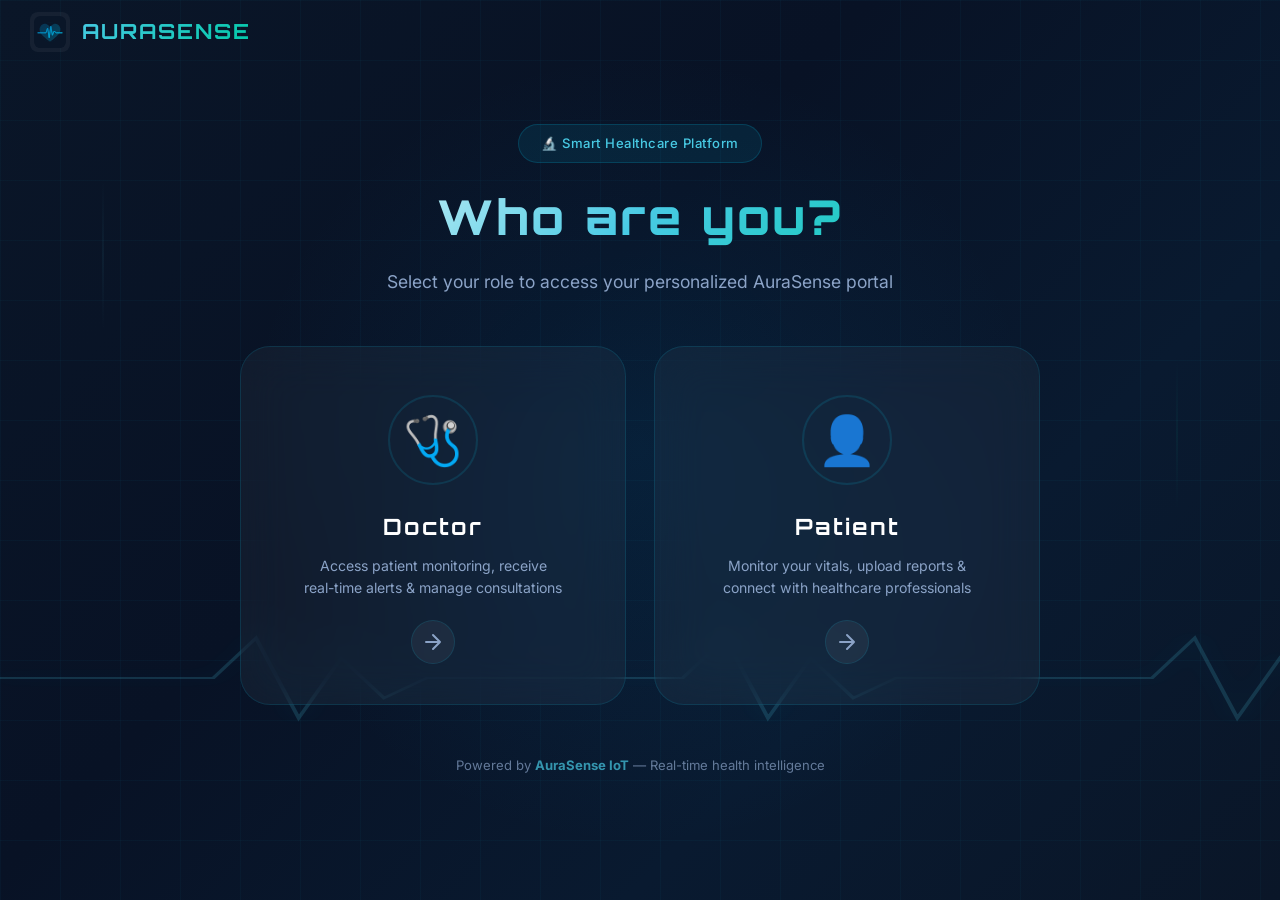
<file: Aurasense/index.html>
<!DOCTYPE html>
<html lang="en">

<head>
    <meta charset="UTF-8">
    <meta name="viewport" content="width=device-width, initial-scale=1.0">
    <meta name="description"
        content="AuraSense — Smart IoT-Driven Healthcare Monitoring. Select your role to continue.">
    <title>AuraSense — Welcome</title>
    <link rel="stylesheet" href="css/styles.css">
    <link rel="icon"
        href="data:image/svg+xml,<svg xmlns='http://www.w3.org/2000/svg' viewBox='0 0 100 100'><text y='.9em' font-size='90'>💙</text></svg>">
</head>

<body>

    <!-- ── Animated Background Scene ── -->
    <div class="bg-scene">
        <!-- Floating particles -->
        <div class="particle"></div>
        <div class="particle"></div>
        <div class="particle"></div>
        <div class="particle"></div>
        <div class="particle"></div>
        <div class="particle"></div>
        <div class="particle"></div>
        <div class="particle"></div>

        <!-- ECG Heartbeat Line -->
        <div class="ecg-container">
            <svg class="ecg-line" viewBox="0 0 2400 120" preserveAspectRatio="none">
                <path
                    d="M0,60 L80,60 L100,60 L120,20 L140,100 L160,40 L180,80 L200,60 L300,60 L320,60 L340,20 L360,100 L380,40 L400,80 L420,60 L520,60 L540,60 L560,20 L580,100 L600,40 L620,80 L640,60 L740,60 L760,60 L780,20 L800,100 L820,40 L840,80 L860,60 L960,60 L980,60 L1000,20 L1020,100 L1040,40 L1060,80 L1080,60 L1180,60 L1200,60 L1220,20 L1240,100 L1260,40 L1280,80 L1300,60 L1400,60 L1420,60 L1440,20 L1460,100 L1480,40 L1500,80 L1520,60 L1620,60 L1640,60 L1660,20 L1680,100 L1700,40 L1720,80 L1740,60 L1840,60 L1860,60 L1880,20 L1900,100 L1920,40 L1940,80 L1960,60 L2060,60 L2080,60 L2100,20 L2120,100 L2140,40 L2160,80 L2180,60 L2280,60 L2300,60 L2320,20 L2340,100 L2360,40 L2380,80 L2400,60" />
            </svg>
        </div>

        <!-- DNA Helix decoration -->
        <div class="dna-strand dna-strand-1"></div>
        <div class="dna-strand dna-strand-2"></div>
    </div>

    <!-- ── Top Bar ── -->
    <nav class="topbar" style="background: transparent; border-bottom: none; backdrop-filter: none;">
        <div class="topbar-logo">
            <img src="assets/logo-placeholder.svg" alt="AuraSense Logo" onerror="this.style.display='none'">
            <span class="brand">AURASENSE</span>
        </div>
    </nav>

    <!-- ── Role Selection Content ── -->
    <div class="landing-wrapper">
        <div class="landing-content">
            <!-- Tagline -->
            <div class="landing-tagline">
                <span class="tagline-badge">🔬 Smart Healthcare Platform</span>
            </div>

            <!-- Main Question -->
            <h1 class="landing-title">Who are you?</h1>
            <p class="landing-subtitle">Select your role to access your personalized AuraSense portal</p>

            <!-- Role Cards -->
            <div class="role-cards">
                <!-- Doctor Card -->
                <a href="doctor-login.html" class="role-card role-card-doctor" id="role-doctor">
                    <div class="role-card-glow"></div>
                    <div class="role-icon-wrap">
                        <span class="role-icon">🩺</span>
                        <div class="role-icon-ring"></div>
                    </div>
                    <h2 class="role-title">Doctor</h2>
                    <p class="role-desc">Access patient monitoring, receive real-time alerts & manage consultations</p>
                    <div class="role-arrow">
                        <svg width="24" height="24" viewBox="0 0 24 24" fill="none" stroke="currentColor"
                            stroke-width="2" stroke-linecap="round" stroke-linejoin="round">
                            <path d="M5 12h14M12 5l7 7-7 7" />
                        </svg>
                    </div>
                </a>

                <!-- Patient Card -->
                <a href="patient-login.html" class="role-card role-card-patient" id="role-patient">
                    <div class="role-card-glow"></div>
                    <div class="role-icon-wrap">
                        <span class="role-icon">👤</span>
                        <div class="role-icon-ring"></div>
                    </div>
                    <h2 class="role-title">Patient</h2>
                    <p class="role-desc">Monitor your vitals, upload reports & connect with healthcare professionals</p>
                    <div class="role-arrow">
                        <svg width="24" height="24" viewBox="0 0 24 24" fill="none" stroke="currentColor"
                            stroke-width="2" stroke-linecap="round" stroke-linejoin="round">
                            <path d="M5 12h14M12 5l7 7-7 7" />
                        </svg>
                    </div>
                </a>
            </div>

            <!-- Footer -->
            <div class="landing-footer">
                <p>Powered by <strong>AuraSense IoT</strong> — Real-time health intelligence</p>
            </div>
        </div>
    </div>

</body>

</html>
</file>
<file: Aurasense/css/styles.css>
/* ============================================
   AuraSense — Healthcare Technology Design System
   ============================================ */

@import url('https://fonts.googleapis.com/css2?family=Inter:wght@300;400;500;600;700&family=Orbitron:wght@400;500;600;700;800;900&display=swap');

/* ── Design Tokens ── */
:root {
  --color-primary: #0077b6;
  --color-primary-dark: #023e8a;
  --color-primary-light: #00b4d8;
  --color-accent: #48cae4;
  --color-teal: #00c9a7;
  --color-glow: rgba(0, 180, 216, 0.5);
  --color-glow-strong: rgba(0, 180, 216, 0.8);
  --color-bg-dark: #0a1628;
  --color-bg-card: rgba(255, 255, 255, 0.06);
  --color-bg-card-solid: rgba(10, 22, 40, 0.85);
  --color-text: #e8f0fe;
  --color-text-muted: #8ba3c7;
  --color-text-heading: #ffffff;
  --color-border: rgba(0, 180, 216, 0.15);
  --color-border-active: rgba(0, 180, 216, 0.5);
  --color-success: #00c9a7;
  --color-error: #ff6b6b;
  --color-warning: #ffc107;
  --font-body: 'Inter', -apple-system, BlinkMacSystemFont, sans-serif;
  --font-heading: 'Orbitron', monospace;
  --radius-sm: 8px;
  --radius-md: 14px;
  --radius-lg: 22px;
  --radius-xl: 30px;
  --shadow-glow: 0 0 20px rgba(0, 180, 216, 0.2), 0 0 60px rgba(0, 180, 216, 0.05);
  --shadow-card: 0 8px 32px rgba(0, 0, 0, 0.3);
  --transition-fast: 0.2s cubic-bezier(0.4, 0, 0.2, 1);
  --transition-med: 0.4s cubic-bezier(0.4, 0, 0.2, 1);
  --transition-slow: 0.6s cubic-bezier(0.4, 0, 0.2, 1);
}

/* ── Reset & Base ── */
*,
*::before,
*::after {
  margin: 0;
  padding: 0;
  box-sizing: border-box;
}

html {
  scroll-behavior: smooth;
}

body {
  font-family: var(--font-body);
  background: var(--color-bg-dark);
  color: var(--color-text);
  min-height: 100vh;
  overflow-x: hidden;
  line-height: 1.6;
  -webkit-font-smoothing: antialiased;
}

a {
  color: var(--color-accent);
  text-decoration: none;
  transition: color var(--transition-fast);
}

a:hover {
  color: var(--color-primary-light);
  text-decoration: underline;
}

input,
select,
textarea,
button {
  font-family: inherit;
  font-size: inherit;
}

/* ── Animated Background ── */
.bg-scene {
  position: fixed;
  inset: 0;
  z-index: 0;
  overflow: hidden;
  background: linear-gradient(135deg, #0a1628 0%, #081225 40%, #091a30 70%, #0a1628 100%);
}

/* Circuit board grid */
.bg-scene::before {
  content: '';
  position: absolute;
  inset: 0;
  background-image:
    linear-gradient(rgba(0, 180, 216, 0.04) 1px, transparent 1px),
    linear-gradient(90deg, rgba(0, 180, 216, 0.04) 1px, transparent 1px);
  background-size: 60px 60px;
  animation: gridPulse 8s ease-in-out infinite;
}

/* Radial glow */
.bg-scene::after {
  content: '';
  position: absolute;
  width: 800px;
  height: 800px;
  border-radius: 50%;
  background: radial-gradient(circle, rgba(0, 119, 182, 0.12) 0%, transparent 70%);
  top: 50%;
  left: 50%;
  transform: translate(-50%, -50%);
  animation: glowFloat 10s ease-in-out infinite;
}

@keyframes gridPulse {

  0%,
  100% {
    opacity: 0.5;
  }

  50% {
    opacity: 1;
  }
}

@keyframes glowFloat {

  0%,
  100% {
    transform: translate(-50%, -50%) scale(1);
    opacity: 0.6;
  }

  50% {
    transform: translate(-50%, -50%) scale(1.15);
    opacity: 1;
  }
}

/* ECG Heartbeat Line */
.ecg-container {
  position: absolute;
  bottom: 18%;
  left: 0;
  width: 200%;
  height: 120px;
  z-index: 1;
  opacity: 0.18;
  overflow: hidden;
}

.ecg-line {
  width: 200%;
  height: 120px;
  animation: ecgScroll 6s linear infinite;
}

.ecg-line path {
  fill: none;
  stroke: var(--color-accent);
  stroke-width: 2;
  filter: drop-shadow(0 0 6px var(--color-glow));
}

@keyframes ecgScroll {
  0% {
    transform: translateX(0);
  }

  100% {
    transform: translateX(-50%);
  }
}

/* Floating particles */
.particle {
  position: absolute;
  border-radius: 50%;
  background: var(--color-accent);
  opacity: 0;
  animation: particleFloat linear infinite;
}

.particle:nth-child(1) {
  width: 3px;
  height: 3px;
  left: 10%;
  animation-duration: 12s;
  animation-delay: 0s;
}

.particle:nth-child(2) {
  width: 4px;
  height: 4px;
  left: 25%;
  animation-duration: 15s;
  animation-delay: 2s;
}

.particle:nth-child(3) {
  width: 2px;
  height: 2px;
  left: 45%;
  animation-duration: 10s;
  animation-delay: 4s;
}

.particle:nth-child(4) {
  width: 5px;
  height: 5px;
  left: 60%;
  animation-duration: 14s;
  animation-delay: 1s;
}

.particle:nth-child(5) {
  width: 3px;
  height: 3px;
  left: 80%;
  animation-duration: 11s;
  animation-delay: 3s;
}

.particle:nth-child(6) {
  width: 2px;
  height: 2px;
  left: 90%;
  animation-duration: 13s;
  animation-delay: 5s;
}

.particle:nth-child(7) {
  width: 4px;
  height: 4px;
  left: 35%;
  animation-duration: 16s;
  animation-delay: 6s;
}

.particle:nth-child(8) {
  width: 3px;
  height: 3px;
  left: 70%;
  animation-duration: 9s;
  animation-delay: 2s;
}

@keyframes particleFloat {
  0% {
    transform: translateY(100vh) scale(0);
    opacity: 0;
  }

  10% {
    opacity: 0.6;
  }

  90% {
    opacity: 0.6;
  }

  100% {
    transform: translateY(-100px) scale(1);
    opacity: 0;
  }
}

/* ── Navbar / Top Bar ── */
.topbar {
  position: fixed;
  top: 0;
  left: 0;
  right: 0;
  z-index: 100;
  display: flex;
  align-items: center;
  justify-content: space-between;
  padding: 12px 30px;
  background: rgba(10, 22, 40, 0.7);
  backdrop-filter: blur(20px);
  border-bottom: 1px solid var(--color-border);
}

.topbar-logo {
  display: flex;
  align-items: center;
  gap: 12px;
}

.topbar-logo img {
  width: 40px;
  height: 40px;
  border-radius: var(--radius-sm);
  object-fit: contain;
  background: rgba(255, 255, 255, 0.05);
  padding: 4px;
}

.topbar-logo .brand {
  font-family: var(--font-heading);
  font-size: 1.3rem;
  font-weight: 700;
  background: linear-gradient(135deg, var(--color-accent), var(--color-teal));
  -webkit-background-clip: text;
  -webkit-text-fill-color: transparent;
  background-clip: text;
  letter-spacing: 2px;
}

.topbar-center {
  font-family: var(--font-heading);
  font-size: 0.95rem;
  color: var(--color-text-muted);
  letter-spacing: 1px;
}

.topbar-actions {
  display: flex;
  align-items: center;
  gap: 16px;
}

.profile-btn {
  width: 42px;
  height: 42px;
  border-radius: 50%;
  border: 2px solid var(--color-border-active);
  background: var(--color-bg-card);
  color: var(--color-accent);
  font-size: 1.1rem;
  cursor: pointer;
  display: flex;
  align-items: center;
  justify-content: center;
  transition: all var(--transition-fast);
}

.profile-btn:hover {
  background: rgba(0, 180, 216, 0.15);
  box-shadow: var(--shadow-glow);
  transform: scale(1.08);
}

/* ── Glass Card ── */
.glass-card {
  background: rgba(255, 255, 255, 0.04);
  backdrop-filter: blur(24px);
  -webkit-backdrop-filter: blur(24px);
  border: 1px solid var(--color-border);
  border-radius: var(--radius-lg);
  box-shadow: var(--shadow-card);
  animation: fadeSlideUp var(--transition-slow) ease-out both;
}

.glass-card:hover {
  border-color: var(--color-border-active);
  box-shadow: var(--shadow-glow), var(--shadow-card);
}

/* ── Auth Card (Login / Signup) ── */
.auth-wrapper {
  position: relative;
  z-index: 10;
  display: flex;
  align-items: center;
  justify-content: center;
  min-height: 100vh;
  padding: 20px;
}

.auth-card {
  width: 100%;
  max-width: 440px;
  padding: 48px 40px;
  text-align: center;
}

.auth-card .card-icon {
  width: 64px;
  height: 64px;
  border-radius: 50%;
  background: linear-gradient(135deg, var(--color-primary), var(--color-accent));
  display: flex;
  align-items: center;
  justify-content: center;
  margin: 0 auto 20px;
  font-size: 1.8rem;
  box-shadow: 0 0 30px rgba(0, 180, 216, 0.3);
  animation: pulseGlow 3s ease-in-out infinite;
}

@keyframes pulseGlow {

  0%,
  100% {
    box-shadow: 0 0 20px rgba(0, 180, 216, 0.2);
  }

  50% {
    box-shadow: 0 0 40px rgba(0, 180, 216, 0.5);
  }
}

.auth-card h1 {
  font-family: var(--font-heading);
  font-size: 1.6rem;
  font-weight: 700;
  color: var(--color-text-heading);
  margin-bottom: 6px;
  letter-spacing: 2px;
}

.auth-card .subtitle {
  color: var(--color-text-muted);
  font-size: 0.9rem;
  margin-bottom: 32px;
}

/* ── Form Elements ── */
.form-group {
  margin-bottom: 20px;
  text-align: left;
}

.form-group label {
  display: block;
  font-size: 0.82rem;
  font-weight: 500;
  color: var(--color-text-muted);
  margin-bottom: 6px;
  letter-spacing: 0.5px;
  text-transform: uppercase;
}

.input-wrapper {
  position: relative;
  display: flex;
  align-items: center;
}

.input-wrapper .input-icon {
  position: absolute;
  left: 14px;
  color: var(--color-text-muted);
  font-size: 1rem;
  z-index: 2;
  transition: color var(--transition-fast);
}

.input-wrapper input,
.input-wrapper select {
  width: 100%;
  padding: 13px 16px 13px 44px;
  background: rgba(255, 255, 255, 0.04);
  border: 1px solid var(--color-border);
  border-radius: var(--radius-md);
  color: var(--color-text);
  font-size: 0.95rem;
  outline: none;
  transition: all var(--transition-fast);
}

.input-wrapper select {
  appearance: none;
  cursor: pointer;
  background-image: url("data:image/svg+xml,%3Csvg xmlns='http://www.w3.org/2000/svg' width='12' height='12' viewBox='0 0 24 24' fill='none' stroke='%238ba3c7' stroke-width='2'%3E%3Cpath d='M6 9l6 6 6-6'/%3E%3C/svg%3E");
  background-repeat: no-repeat;
  background-position: right 14px center;
}

.input-wrapper select option {
  background: var(--color-bg-dark);
  color: var(--color-text);
}

.input-wrapper input:focus,
.input-wrapper select:focus {
  border-color: var(--color-accent);
  box-shadow: 0 0 0 3px rgba(0, 180, 216, 0.1);
  background: rgba(255, 255, 255, 0.06);
}

.input-wrapper input:focus+.input-icon,
.input-wrapper input:focus~.input-icon {
  color: var(--color-accent);
}

.input-wrapper input::placeholder {
  color: rgba(139, 163, 199, 0.5);
}

/* ── Buttons ── */
.btn {
  display: inline-flex;
  align-items: center;
  justify-content: center;
  gap: 10px;
  padding: 14px 28px;
  border-radius: var(--radius-md);
  font-weight: 600;
  font-size: 0.95rem;
  border: none;
  cursor: pointer;
  transition: all var(--transition-fast);
  letter-spacing: 0.5px;
  position: relative;
  overflow: hidden;
}

.btn::before {
  content: '';
  position: absolute;
  inset: 0;
  background: linear-gradient(135deg, transparent, rgba(255, 255, 255, 0.1), transparent);
  transform: translateX(-100%);
  transition: transform 0.5s;
}

.btn:hover::before {
  transform: translateX(100%);
}

.btn-primary {
  width: 100%;
  background: linear-gradient(135deg, var(--color-primary), var(--color-primary-light));
  color: #fff;
  box-shadow: 0 4px 15px rgba(0, 119, 182, 0.3);
}

.btn-primary:hover {
  box-shadow: 0 6px 25px rgba(0, 119, 182, 0.5), 0 0 40px rgba(0, 180, 216, 0.2);
  transform: translateY(-2px);
}

.btn-primary:active {
  transform: translateY(0);
}

.btn-google {
  width: 100%;
  background: rgba(255, 255, 255, 0.06);
  border: 1px solid var(--color-border);
  color: var(--color-text);
  margin-top: 12px;
}

.btn-google:hover {
  background: rgba(255, 255, 255, 0.1);
  border-color: var(--color-border-active);
}

.btn-google img {
  width: 20px;
  height: 20px;
}

.btn-vitals {
  padding: 22px 56px;
  font-family: var(--font-heading);
  font-size: 1.15rem;
  font-weight: 700;
  letter-spacing: 2px;
  border-radius: var(--radius-xl);
  background: linear-gradient(135deg, var(--color-primary), var(--color-teal));
  color: #fff;
  box-shadow: 0 0 30px rgba(0, 180, 216, 0.3);
  animation: vitalsPulse 2.5s ease-in-out infinite;
}

.btn-vitals:hover {
  transform: translateY(-3px) scale(1.03);
  box-shadow: 0 0 50px rgba(0, 180, 216, 0.5), 0 0 100px rgba(0, 180, 216, 0.15);
}

@keyframes vitalsPulse {

  0%,
  100% {
    box-shadow: 0 0 30px rgba(0, 180, 216, 0.3);
  }

  50% {
    box-shadow: 0 0 50px rgba(0, 180, 216, 0.5), 0 0 80px rgba(0, 180, 216, 0.15);
  }
}

.btn-logout {
  background: rgba(255, 107, 107, 0.1);
  border: 1px solid rgba(255, 107, 107, 0.3);
  color: var(--color-error);
  padding: 10px 24px;
}

.btn-logout:hover {
  background: rgba(255, 107, 107, 0.2);
}

.btn-save {
  background: linear-gradient(135deg, var(--color-teal), var(--color-primary-light));
  color: #fff;
  padding: 12px 30px;
}

.btn-save:hover {
  box-shadow: 0 0 25px rgba(0, 201, 167, 0.4);
  transform: translateY(-2px);
}

/* ── Divider ── */
.divider {
  display: flex;
  align-items: center;
  gap: 16px;
  margin: 20px 0;
  color: var(--color-text-muted);
  font-size: 0.8rem;
  text-transform: uppercase;
  letter-spacing: 1px;
}

.divider::before,
.divider::after {
  content: '';
  flex: 1;
  height: 1px;
  background: var(--color-border);
}

/* ── Auth footer ── */
.auth-footer {
  margin-top: 28px;
  font-size: 0.9rem;
  color: var(--color-text-muted);
}

.auth-footer a {
  font-weight: 600;
}

/* ── Status / Alert Messages ── */
.alert {
  padding: 12px 18px;
  border-radius: var(--radius-sm);
  font-size: 0.88rem;
  margin-bottom: 20px;
  display: none;
  animation: fadeSlideUp 0.3s ease-out;
}

.alert-error {
  background: rgba(255, 107, 107, 0.1);
  border: 1px solid rgba(255, 107, 107, 0.3);
  color: var(--color-error);
}

.alert-success {
  background: rgba(0, 201, 167, 0.1);
  border: 1px solid rgba(0, 201, 167, 0.3);
  color: var(--color-success);
}

.alert.show {
  display: block;
}

/* ── Dashboard Layout ── */
.dashboard-wrapper {
  position: relative;
  z-index: 10;
  min-height: 100vh;
  padding-top: 80px;
}

.dashboard-content {
  max-width: 1200px;
  margin: 0 auto;
  padding: 30px;
}

.welcome-section {
  text-align: center;
  margin-bottom: 50px;
  animation: fadeSlideUp 0.6s ease-out;
}

.welcome-section h1 {
  font-family: var(--font-heading);
  font-size: 2rem;
  font-weight: 700;
  color: var(--color-text-heading);
  margin-bottom: 10px;
  letter-spacing: 2px;
}

.welcome-section h1 .name-highlight {
  background: linear-gradient(135deg, var(--color-accent), var(--color-teal));
  -webkit-background-clip: text;
  -webkit-text-fill-color: transparent;
  background-clip: text;
}

.welcome-section p {
  color: var(--color-text-muted);
  font-size: 1.05rem;
}

/* Vitals Cards Grid */
.vitals-grid {
  display: grid;
  grid-template-columns: repeat(auto-fit, minmax(240px, 1fr));
  gap: 24px;
  margin-bottom: 50px;
}

.vital-card {
  padding: 28px;
  text-align: center;
  transition: all var(--transition-med);
  cursor: default;
}

.vital-card:nth-child(1) {
  animation-delay: 0.1s;
}

.vital-card:nth-child(2) {
  animation-delay: 0.2s;
}

.vital-card:nth-child(3) {
  animation-delay: 0.3s;
}

.vital-card:nth-child(4) {
  animation-delay: 0.4s;
}

.vital-card .card-icon-wrap {
  width: 56px;
  height: 56px;
  border-radius: 50%;
  display: flex;
  align-items: center;
  justify-content: center;
  margin: 0 auto 16px;
  font-size: 1.5rem;
}

.vital-card .card-icon-wrap.heart {
  background: rgba(255, 107, 107, 0.15);
  color: #ff6b6b;
}

.vital-card .card-icon-wrap.oxygen {
  background: rgba(0, 180, 216, 0.15);
  color: var(--color-accent);
}

.vital-card .card-icon-wrap.temp {
  background: rgba(255, 193, 7, 0.15);
  color: var(--color-warning);
}

.vital-card .card-icon-wrap.bp {
  background: rgba(0, 201, 167, 0.15);
  color: var(--color-teal);
}

.vital-card .card-value {
  font-family: var(--font-heading);
  font-size: 2rem;
  font-weight: 700;
  color: var(--color-text-heading);
  margin-bottom: 4px;
}

.vital-card .card-label {
  font-size: 0.85rem;
  color: var(--color-text-muted);
  text-transform: uppercase;
  letter-spacing: 1px;
}

.vital-card .card-status {
  display: inline-block;
  margin-top: 10px;
  padding: 4px 12px;
  border-radius: 20px;
  font-size: 0.75rem;
  font-weight: 600;
  text-transform: uppercase;
  letter-spacing: 0.5px;
}

.vital-card .card-status.normal {
  background: rgba(0, 201, 167, 0.15);
  color: var(--color-teal);
}

/* Check Vitals CTA */
.vitals-cta {
  text-align: center;
  margin: 40px 0 60px;
  animation: fadeSlideUp 0.8s ease-out both;
}

/* ── Profile Panel (Slide-out) ── */
.profile-overlay {
  position: fixed;
  inset: 0;
  background: rgba(0, 0, 0, 0.5);
  z-index: 200;
  opacity: 0;
  visibility: hidden;
  transition: all var(--transition-med);
}

.profile-overlay.open {
  opacity: 1;
  visibility: visible;
}

.profile-panel {
  position: fixed;
  top: 0;
  right: -480px;
  width: 440px;
  max-width: 90vw;
  height: 100vh;
  background: rgba(10, 22, 40, 0.97);
  backdrop-filter: blur(30px);
  border-left: 1px solid var(--color-border);
  z-index: 210;
  overflow-y: auto;
  transition: right var(--transition-med);
  padding: 30px;
}

.profile-panel.open {
  right: 0;
}

.profile-panel-header {
  display: flex;
  align-items: center;
  justify-content: space-between;
  margin-bottom: 30px;
  padding-bottom: 16px;
  border-bottom: 1px solid var(--color-border);
}

.profile-panel-header h2 {
  font-family: var(--font-heading);
  font-size: 1.2rem;
  color: var(--color-text-heading);
  letter-spacing: 1px;
}

.profile-close {
  width: 36px;
  height: 36px;
  border-radius: 50%;
  border: 1px solid var(--color-border);
  background: transparent;
  color: var(--color-text-muted);
  font-size: 1.2rem;
  cursor: pointer;
  display: flex;
  align-items: center;
  justify-content: center;
  transition: all var(--transition-fast);
}

.profile-close:hover {
  background: rgba(255, 107, 107, 0.1);
  border-color: rgba(255, 107, 107, 0.3);
  color: var(--color-error);
}

.profile-avatar-section {
  text-align: center;
  margin-bottom: 30px;
}

.profile-avatar {
  width: 80px;
  height: 80px;
  border-radius: 50%;
  background: linear-gradient(135deg, var(--color-primary), var(--color-accent));
  display: flex;
  align-items: center;
  justify-content: center;
  margin: 0 auto 12px;
  font-size: 2rem;
  color: #fff;
  box-shadow: 0 0 25px rgba(0, 180, 216, 0.3);
}

.profile-avatar-section .profile-email {
  color: var(--color-text-muted);
  font-size: 0.85rem;
}

.profile-section-title {
  font-size: 0.78rem;
  font-weight: 600;
  color: var(--color-accent);
  text-transform: uppercase;
  letter-spacing: 1.5px;
  margin: 28px 0 14px;
}

/* File upload area */
.file-upload-area {
  border: 2px dashed var(--color-border);
  border-radius: var(--radius-md);
  padding: 24px;
  text-align: center;
  cursor: pointer;
  transition: all var(--transition-fast);
  margin-bottom: 12px;
}

.file-upload-area:hover {
  border-color: var(--color-accent);
  background: rgba(0, 180, 216, 0.05);
}

.file-upload-area .upload-icon {
  font-size: 2rem;
  margin-bottom: 8px;
}

.file-upload-area p {
  color: var(--color-text-muted);
  font-size: 0.85rem;
}

.file-upload-area p span {
  color: var(--color-accent);
  font-weight: 600;
}

.uploaded-files {
  margin-top: 12px;
}

.uploaded-file-item {
  display: flex;
  align-items: center;
  gap: 10px;
  padding: 10px 14px;
  background: rgba(255, 255, 255, 0.03);
  border: 1px solid var(--color-border);
  border-radius: var(--radius-sm);
  margin-bottom: 8px;
  font-size: 0.85rem;
  color: var(--color-text-muted);
}

.uploaded-file-item .file-icon {
  color: var(--color-error);
  font-size: 1.1rem;
}

.uploaded-file-item .file-name {
  flex: 1;
  color: var(--color-text);
  overflow: hidden;
  text-overflow: ellipsis;
  white-space: nowrap;
}

.uploaded-file-item .file-remove {
  cursor: pointer;
  color: var(--color-text-muted);
  transition: color var(--transition-fast);
}

.uploaded-file-item .file-remove:hover {
  color: var(--color-error);
}

.profile-actions {
  display: flex;
  gap: 12px;
  margin-top: 30px;
  padding-top: 20px;
  border-top: 1px solid var(--color-border);
}

/* ── Toast Notification ── */
.toast {
  position: fixed;
  bottom: 30px;
  right: 30px;
  padding: 14px 24px;
  border-radius: var(--radius-md);
  font-size: 0.9rem;
  z-index: 999;
  transform: translateY(100px);
  opacity: 0;
  transition: all var(--transition-med);
  max-width: 360px;
}

.toast.show {
  transform: translateY(0);
  opacity: 1;
}

.toast-success {
  background: rgba(0, 201, 167, 0.15);
  border: 1px solid rgba(0, 201, 167, 0.3);
  color: var(--color-success);
  backdrop-filter: blur(10px);
}

.toast-error {
  background: rgba(255, 107, 107, 0.15);
  border: 1px solid rgba(255, 107, 107, 0.3);
  color: var(--color-error);
  backdrop-filter: blur(10px);
}

/* ── Loading Spinner ── */
.spinner {
  display: inline-block;
  width: 20px;
  height: 20px;
  border: 2px solid rgba(255, 255, 255, 0.3);
  border-radius: 50%;
  border-top-color: #fff;
  animation: spin 0.7s linear infinite;
}

@keyframes spin {
  to {
    transform: rotate(360deg);
  }
}

.btn .spinner {
  margin-right: 8px;
}

.btn.loading {
  pointer-events: none;
  opacity: 0.8;
}

/* ── Keyframe Animations ── */
@keyframes fadeSlideUp {
  from {
    opacity: 0;
    transform: translateY(30px);
  }

  to {
    opacity: 1;
    transform: translateY(0);
  }
}

@keyframes fadeIn {
  from {
    opacity: 0;
  }

  to {
    opacity: 1;
  }
}

/* ── Responsive ── */
@media (max-width: 768px) {
  .topbar {
    padding: 10px 16px;
  }

  .topbar-logo .brand {
    font-size: 1rem;
  }

  .topbar-center {
    display: none;
  }

  .auth-card {
    padding: 36px 24px;
  }

  .auth-card h1 {
    font-size: 1.3rem;
  }

  .dashboard-content {
    padding: 20px 16px;
  }

  .welcome-section h1 {
    font-size: 1.4rem;
  }

  .vitals-grid {
    grid-template-columns: repeat(2, 1fr);
    gap: 14px;
  }

  .vital-card {
    padding: 20px 14px;
  }

  .vital-card .card-value {
    font-size: 1.5rem;
  }

  .btn-vitals {
    padding: 18px 36px;
    font-size: 1rem;
  }

  .profile-panel {
    width: 100%;
    max-width: 100%;
  }

  .reports-section {
    padding: 20px 16px;
  }

  .reports-upload-area {
    padding: 28px 16px;
  }
}

@media (max-width: 480px) {
  .vitals-grid {
    grid-template-columns: 1fr;
    gap: 12px;
  }

  .auth-card {
    padding: 28px 18px;
  }

  .welcome-section h1 {
    font-size: 1.15rem;
  }

  .btn-vitals {
    padding: 16px 28px;
    font-size: 0.9rem;
  }

  .report-item {
    flex-wrap: wrap;
    gap: 10px;
  }

  .report-item-actions {
    width: 100%;
    justify-content: flex-end;
  }

  .reports-header-left h2 {
    font-size: 1rem;
  }
}

/* ============================================
   LANDING PAGE — Role Selection
   ============================================ */

.landing-wrapper {
  position: relative;
  z-index: 10;
  display: flex;
  align-items: center;
  justify-content: center;
  min-height: 100vh;
  padding: 20px;
}

.landing-content {
  text-align: center;
  max-width: 800px;
  width: 100%;
  animation: fadeSlideUp 0.6s ease-out;
}

.landing-tagline {
  margin-bottom: 16px;
}

.tagline-badge {
  display: inline-block;
  padding: 8px 22px;
  background: rgba(0, 180, 216, 0.1);
  border: 1px solid rgba(0, 180, 216, 0.2);
  border-radius: 50px;
  font-size: 0.82rem;
  color: var(--color-accent);
  font-weight: 500;
  letter-spacing: 0.5px;
  animation: fadeIn 0.8s ease-out;
}

.landing-title {
  font-family: var(--font-heading);
  font-size: 3rem;
  font-weight: 800;
  color: var(--color-text-heading);
  margin-bottom: 12px;
  letter-spacing: 3px;
  background: linear-gradient(135deg, #ffffff 0%, var(--color-accent) 50%, var(--color-teal) 100%);
  -webkit-background-clip: text;
  -webkit-text-fill-color: transparent;
  background-clip: text;
  animation: titleGlow 4s ease-in-out infinite;
}

@keyframes titleGlow {

  0%,
  100% {
    filter: brightness(1);
  }

  50% {
    filter: brightness(1.2);
  }
}

.landing-subtitle {
  color: var(--color-text-muted);
  font-size: 1.1rem;
  margin-bottom: 50px;
  line-height: 1.6;
}

/* Role Cards Container */
.role-cards {
  display: grid;
  grid-template-columns: repeat(2, 1fr);
  gap: 28px;
  margin-bottom: 50px;
}

/* Role Card */
.role-card {
  position: relative;
  display: flex;
  flex-direction: column;
  align-items: center;
  padding: 48px 32px 40px;
  background: rgba(255, 255, 255, 0.04);
  backdrop-filter: blur(24px);
  -webkit-backdrop-filter: blur(24px);
  border: 1px solid var(--color-border);
  border-radius: var(--radius-xl);
  text-decoration: none;
  color: var(--color-text);
  transition: all 0.4s cubic-bezier(0.4, 0, 0.2, 1);
  overflow: hidden;
  cursor: pointer;
  animation: fadeSlideUp 0.6s ease-out both;
}

.role-card:nth-child(1) {
  animation-delay: 0.2s;
}

.role-card:nth-child(2) {
  animation-delay: 0.35s;
}

.role-card:hover {
  text-decoration: none;
  transform: translateY(-8px) scale(1.02);
  border-color: var(--color-border-active);
  box-shadow: 0 20px 60px rgba(0, 0, 0, 0.4), 0 0 40px rgba(0, 180, 216, 0.15);
}

.role-card:active {
  transform: translateY(-2px) scale(0.99);
}

/* Card Glow Effect */
.role-card-glow {
  position: absolute;
  top: -50%;
  left: -50%;
  width: 200%;
  height: 200%;
  border-radius: 50%;
  opacity: 0;
  transition: opacity 0.5s ease;
  pointer-events: none;
}

.role-card:hover .role-card-glow {
  opacity: 1;
}

.role-card-doctor .role-card-glow {
  background: radial-gradient(circle at center, rgba(0, 180, 216, 0.08) 0%, transparent 50%);
}

.role-card-patient .role-card-glow {
  background: radial-gradient(circle at center, rgba(0, 201, 167, 0.08) 0%, transparent 50%);
}

/* Role Icon */
.role-icon-wrap {
  position: relative;
  width: 90px;
  height: 90px;
  display: flex;
  align-items: center;
  justify-content: center;
  margin-bottom: 24px;
}

.role-icon {
  font-size: 3rem;
  z-index: 2;
  transition: transform 0.3s ease;
}

.role-card:hover .role-icon {
  transform: scale(1.15);
}

.role-icon-ring {
  position: absolute;
  inset: 0;
  border-radius: 50%;
  border: 2px solid var(--color-border);
  transition: all 0.4s ease;
}

.role-card-doctor:hover .role-icon-ring {
  border-color: var(--color-accent);
  box-shadow: 0 0 30px rgba(0, 180, 216, 0.3), inset 0 0 20px rgba(0, 180, 216, 0.1);
}

.role-card-patient:hover .role-icon-ring {
  border-color: var(--color-teal);
  box-shadow: 0 0 30px rgba(0, 201, 167, 0.3), inset 0 0 20px rgba(0, 201, 167, 0.1);
}

.role-title {
  font-family: var(--font-heading);
  font-size: 1.4rem;
  font-weight: 700;
  color: var(--color-text-heading);
  margin-bottom: 10px;
  letter-spacing: 2px;
}

.role-desc {
  font-size: 0.88rem;
  color: var(--color-text-muted);
  line-height: 1.6;
  margin-bottom: 20px;
  max-width: 260px;
}

.role-arrow {
  display: flex;
  align-items: center;
  justify-content: center;
  width: 44px;
  height: 44px;
  border-radius: 50%;
  background: rgba(255, 255, 255, 0.05);
  border: 1px solid var(--color-border);
  color: var(--color-text-muted);
  transition: all 0.3s ease;
}

.role-card:hover .role-arrow {
  background: linear-gradient(135deg, var(--color-primary), var(--color-accent));
  border-color: transparent;
  color: #fff;
  transform: translateX(4px);
  box-shadow: 0 0 20px rgba(0, 180, 216, 0.3);
}

/* Landing Footer */
.landing-footer {
  animation: fadeIn 1s ease-out 0.5s both;
}

.landing-footer p {
  color: var(--color-text-muted);
  font-size: 0.82rem;
  opacity: 0.7;
}

.landing-footer strong {
  color: var(--color-accent);
}

/* DNA Strand Decorations */
.dna-strand {
  position: absolute;
  width: 2px;
  height: 150px;
  opacity: 0.06;
}

.dna-strand-1 {
  left: 8%;
  top: 20%;
  background: linear-gradient(to bottom, transparent, var(--color-accent), transparent);
  animation: dnaFloat 8s ease-in-out infinite;
}

.dna-strand-2 {
  right: 8%;
  top: 40%;
  background: linear-gradient(to bottom, transparent, var(--color-teal), transparent);
  animation: dnaFloat 10s ease-in-out infinite reverse;
}

@keyframes dnaFloat {

  0%,
  100% {
    transform: translateY(0) scaleY(1);
    opacity: 0.06;
  }

  50% {
    transform: translateY(-30px) scaleY(1.2);
    opacity: 0.12;
  }
}

/* ============================================
   DOCTOR LOGIN PAGE
   ============================================ */

.doctor-icon {
  background: linear-gradient(135deg, #0077b6, #00b4d8) !important;
}

.btn-doctor {
  background: linear-gradient(135deg, var(--color-primary), var(--color-primary-light));
}

.doctor-login-footer {
  margin-top: 28px;
  padding-top: 20px;
  border-top: 1px solid var(--color-border);
}

.doctor-login-footer p {
  color: var(--color-text-muted);
  font-size: 0.82rem;
  opacity: 0.7;
}

.back-link {
  color: var(--color-text-muted);
  font-size: 0.85rem;
  text-decoration: none;
  transition: color var(--transition-fast);
  padding: 6px 14px;
  border-radius: var(--radius-sm);
  border: 1px solid transparent;
}

.back-link:hover {
  color: var(--color-accent);
  text-decoration: none;
  border-color: var(--color-border);
  background: rgba(0, 180, 216, 0.05);
}

/* ============================================
   DOCTOR DASHBOARD
   ============================================ */

.doctor-welcome h1 {
  font-size: 2.2rem;
}

.doctor-specialization {
  display: inline-block;
  padding: 5px 18px;
  background: rgba(0, 180, 216, 0.1);
  border: 1px solid rgba(0, 180, 216, 0.2);
  border-radius: 50px;
  font-size: 0.82rem;
  color: var(--color-accent);
  font-weight: 500;
  letter-spacing: 0.5px;
  margin-bottom: 8px;
}

/* Doctor Stats Grid */
.doctor-stats-grid {
  display: grid;
  grid-template-columns: repeat(4, 1fr);
  gap: 20px;
  margin-bottom: 40px;
}

.stat-card {
  padding: 24px 20px;
  text-align: center;
  transition: all var(--transition-med);
}

.stat-card:nth-child(1) {
  animation-delay: 0.1s;
}

.stat-card:nth-child(2) {
  animation-delay: 0.2s;
}

.stat-card:nth-child(3) {
  animation-delay: 0.3s;
}

.stat-card:nth-child(4) {
  animation-delay: 0.4s;
}

.stat-icon-wrap {
  width: 48px;
  height: 48px;
  border-radius: 50%;
  display: flex;
  align-items: center;
  justify-content: center;
  margin: 0 auto 12px;
  font-size: 1.3rem;
}

.stat-icon-wrap.requests-icon {
  background: rgba(0, 180, 216, 0.15);
}

.stat-icon-wrap.pending-icon {
  background: rgba(255, 193, 7, 0.15);
}

.stat-icon-wrap.accepted-icon {
  background: rgba(0, 201, 167, 0.15);
}

.stat-icon-wrap.status-icon {
  background: rgba(0, 201, 167, 0.15);
}

.stat-value {
  font-family: var(--font-heading);
  font-size: 1.8rem;
  font-weight: 700;
  color: var(--color-text-heading);
  margin-bottom: 4px;
}

.stat-label {
  font-size: 0.78rem;
  color: var(--color-text-muted);
  text-transform: uppercase;
  letter-spacing: 1px;
}

/* Notification Bell */
.notification-bell {
  position: relative;
  width: 42px;
  height: 42px;
  border-radius: 50%;
  border: 1px solid var(--color-border);
  background: rgba(255, 255, 255, 0.05);
  font-size: 1.2rem;
  cursor: pointer;
  display: flex;
  align-items: center;
  justify-content: center;
  transition: all var(--transition-fast);
}

.notification-bell:hover {
  background: rgba(0, 180, 216, 0.1);
  border-color: var(--color-border-active);
}

.notification-badge {
  position: absolute;
  top: -4px;
  right: -4px;
  width: 20px;
  height: 20px;
  background: var(--color-error);
  border-radius: 50%;
  font-size: 0.7rem;
  font-weight: 700;
  color: #fff;
  display: none;
  align-items: center;
  justify-content: center;
  font-family: var(--font-body);
}

.notification-badge.badge-pulse {
  animation: badgePulse 2s ease-in-out infinite;
}

@keyframes badgePulse {

  0%,
  100% {
    transform: scale(1);
  }

  50% {
    transform: scale(1.2);
    box-shadow: 0 0 12px rgba(255, 107, 107, 0.6);
  }
}

.bell-ring {
  animation: bellRing 0.5s ease-in-out;
}

@keyframes bellRing {

  0%,
  100% {
    transform: rotate(0);
  }

  20% {
    transform: rotate(15deg);
  }

  40% {
    transform: rotate(-15deg);
  }

  60% {
    transform: rotate(10deg);
  }

  80% {
    transform: rotate(-10deg);
  }
}

/* Status Toggle */
.status-toggle {
  display: flex;
  align-items: center;
  gap: 8px;
  padding: 6px 16px;
  border-radius: 50px;
  border: 1px solid var(--color-border);
  background: rgba(255, 255, 255, 0.04);
  cursor: pointer;
  transition: all var(--transition-fast);
  user-select: none;
}

.status-toggle:hover {
  border-color: var(--color-border-active);
  background: rgba(0, 180, 216, 0.05);
}

.status-dot {
  width: 10px;
  height: 10px;
  border-radius: 50%;
  transition: all 0.3s ease;
}

.status-dot.online {
  background: var(--color-teal);
  box-shadow: 0 0 8px rgba(0, 201, 167, 0.6);
}

.status-dot.offline {
  background: var(--color-text-muted);
  box-shadow: none;
}

.status-text {
  font-size: 0.78rem;
  color: var(--color-text-muted);
  font-weight: 500;
  letter-spacing: 0.5px;
}

.btn-logout-sm {
  width: 42px;
  height: 42px;
  border-radius: 50%;
  border: 1px solid rgba(255, 107, 107, 0.3);
  background: rgba(255, 107, 107, 0.08);
  font-size: 1.1rem;
  cursor: pointer;
  display: flex;
  align-items: center;
  justify-content: center;
  transition: all var(--transition-fast);
}

.btn-logout-sm:hover {
  background: rgba(255, 107, 107, 0.2);
  border-color: rgba(255, 107, 107, 0.5);
  transform: scale(1.05);
}

/* Requests Section */
.requests-section {
  margin-top: 10px;
}

.section-header {
  display: flex;
  align-items: center;
  justify-content: space-between;
  margin-bottom: 24px;
}

.section-header h2 {
  font-family: var(--font-heading);
  font-size: 1.1rem;
  color: var(--color-text-heading);
  letter-spacing: 1px;
}

.live-indicator {
  display: flex;
  align-items: center;
  gap: 8px;
  padding: 6px 16px;
  border-radius: 50px;
  background: rgba(255, 107, 107, 0.1);
  border: 1px solid rgba(255, 107, 107, 0.2);
  font-size: 0.72rem;
  font-weight: 700;
  color: var(--color-error);
  letter-spacing: 2px;
}

.live-dot {
  width: 8px;
  height: 8px;
  border-radius: 50%;
  background: var(--color-error);
  animation: livePulse 1.5s ease-in-out infinite;
}

@keyframes livePulse {

  0%,
  100% {
    opacity: 1;
    box-shadow: 0 0 4px rgba(255, 107, 107, 0.5);
  }

  50% {
    opacity: 0.4;
    box-shadow: 0 0 12px rgba(255, 107, 107, 0.8);
  }
}

/* Requests Container */
.requests-container {
  min-height: 200px;
}

/* Empty State */
.empty-requests {
  display: flex;
  flex-direction: column;
  align-items: center;
  justify-content: center;
  padding: 60px 20px;
  text-align: center;
  position: relative;
}

.empty-requests .empty-icon {
  font-size: 3rem;
  margin-bottom: 16px;
  animation: float 3s ease-in-out infinite;
}

@keyframes float {

  0%,
  100% {
    transform: translateY(0);
  }

  50% {
    transform: translateY(-10px);
  }
}

.empty-requests h3 {
  font-family: var(--font-heading);
  font-size: 1.1rem;
  color: var(--color-text-heading);
  letter-spacing: 1px;
  margin-bottom: 8px;
}

.empty-requests p {
  color: var(--color-text-muted);
  font-size: 0.88rem;
  max-width: 300px;
}

.pulse-ring {
  position: absolute;
  width: 120px;
  height: 120px;
  border-radius: 50%;
  border: 2px solid rgba(0, 180, 216, 0.1);
  animation: pulseRingAnim 3s ease-in-out infinite;
  pointer-events: none;
  top: 40px;
}

@keyframes pulseRingAnim {
  0% {
    transform: scale(0.8);
    opacity: 0.5;
  }

  50% {
    transform: scale(1.3);
    opacity: 0;
  }

  100% {
    transform: scale(0.8);
    opacity: 0.5;
  }
}

/* Request Cards */
.request-card {
  padding: 20px 24px;
  margin-bottom: 16px;
  border-radius: var(--radius-lg);
  animation: fadeSlideUp 0.4s ease-out both;
  transition: all var(--transition-fast);
}

.request-card.request-new {
  border-color: rgba(0, 180, 216, 0.3);
  box-shadow: 0 0 20px rgba(0, 180, 216, 0.08);
}

.request-card:hover {
  border-color: var(--color-border-active);
}

.request-card-header {
  display: flex;
  align-items: center;
  justify-content: space-between;
  margin-bottom: 14px;
}

.request-patient-info {
  display: flex;
  align-items: center;
  gap: 14px;
}

.request-avatar {
  width: 42px;
  height: 42px;
  border-radius: 50%;
  background: linear-gradient(135deg, var(--color-primary), var(--color-accent));
  display: flex;
  align-items: center;
  justify-content: center;
  font-size: 1.1rem;
  font-weight: 700;
  color: #fff;
}

.request-patient-name {
  font-size: 1rem;
  font-weight: 600;
  color: var(--color-text-heading);
  margin-bottom: 2px;
}

.request-time {
  font-size: 0.78rem;
  color: var(--color-text-muted);
}

.request-status {
  padding: 4px 14px;
  border-radius: 20px;
  font-size: 0.72rem;
  font-weight: 600;
  text-transform: uppercase;
  letter-spacing: 0.5px;
}

.status-pending {
  background: rgba(255, 193, 7, 0.12);
  color: var(--color-warning);
  border: 1px solid rgba(255, 193, 7, 0.25);
}

.status-accepted {
  background: rgba(0, 201, 167, 0.12);
  color: var(--color-teal);
  border: 1px solid rgba(0, 201, 167, 0.25);
}

.status-completed {
  background: rgba(0, 180, 216, 0.12);
  color: var(--color-accent);
  border: 1px solid rgba(0, 180, 216, 0.25);
}

.request-card-body {
  margin-bottom: 14px;
}

.request-condition {
  font-size: 0.9rem;
  color: var(--color-text-muted);
  line-height: 1.5;
}

.request-condition strong {
  color: var(--color-text);
}

.request-card-actions {
  display: flex;
  gap: 10px;
}

.btn-accept {
  padding: 8px 20px;
  font-size: 0.82rem;
  background: linear-gradient(135deg, var(--color-teal), var(--color-primary-light));
  color: #fff;
  border: none;
  border-radius: var(--radius-sm);
  cursor: pointer;
  font-weight: 600;
  transition: all var(--transition-fast);
}

.btn-accept:hover {
  box-shadow: 0 0 20px rgba(0, 201, 167, 0.4);
  transform: translateY(-2px);
}

.btn-decline {
  padding: 8px 20px;
  font-size: 0.82rem;
  background: rgba(255, 107, 107, 0.08);
  border: 1px solid rgba(255, 107, 107, 0.25);
  color: var(--color-error);
  border-radius: var(--radius-sm);
  cursor: pointer;
  font-weight: 600;
  transition: all var(--transition-fast);
}

.btn-decline:hover {
  background: rgba(255, 107, 107, 0.2);
}

/* ── Doctor Dashboard Responsive ── */
@media (max-width: 768px) {
  .landing-title {
    font-size: 2rem;
  }

  .role-cards {
    grid-template-columns: 1fr;
    gap: 18px;
  }

  .role-card {
    padding: 36px 24px 32px;
  }

  .role-icon-wrap {
    width: 70px;
    height: 70px;
  }

  .role-icon {
    font-size: 2.2rem;
  }

  .doctor-stats-grid {
    grid-template-columns: repeat(2, 1fr);
    gap: 14px;
  }

  .section-header {
    flex-direction: column;
    gap: 12px;
    align-items: flex-start;
  }

  .status-toggle {
    display: none;
  }

  .request-card-header {
    flex-direction: column;
    align-items: flex-start;
    gap: 10px;
  }

  .request-card-actions {
    width: 100%;
  }

  .btn-accept,
  .btn-decline {
    flex: 1;
    text-align: center;
    justify-content: center;
  }
}

@media (max-width: 480px) {
  .landing-title {
    font-size: 1.6rem;
  }

  .landing-subtitle {
    font-size: 0.9rem;
    margin-bottom: 30px;
  }

  .doctor-stats-grid {
    grid-template-columns: 1fr 1fr;
    gap: 10px;
  }

  .stat-value {
    font-size: 1.4rem;
  }

  .doctor-welcome h1 {
    font-size: 1.4rem;
  }
}

/* ── Utility ── */
.hidden {
  display: none !important;
}

.text-center {
  text-align: center;
}

.mt-1 {
  margin-top: 8px;
}

.mt-2 {
  margin-top: 16px;
}

.mt-3 {
  margin-top: 24px;
}

.mb-1 {
  margin-bottom: 8px;
}

.mb-2 {
  margin-bottom: 16px;
}

/* ============================================
   CALL A DOCTOR — Patient Dashboard
   ============================================ */

.call-doctor-section {
  text-align: center;
  padding: 30px 0 10px;
  animation: fadeSlideUp 0.6s ease-out 0.3s both;
}

.call-doctor-divider {
  display: flex;
  align-items: center;
  gap: 16px;
  margin-bottom: 24px;
  color: var(--color-text-muted);
  font-size: 0.78rem;
  text-transform: uppercase;
  letter-spacing: 1.5px;
  font-weight: 600;
}

.call-doctor-divider::before,
.call-doctor-divider::after {
  content: '';
  flex: 1;
  height: 1px;
  background: linear-gradient(90deg, transparent, var(--color-border), transparent);
}

/* Call Doctor Button */
.btn-call-doctor {
  position: relative;
  display: inline-flex;
  align-items: center;
  justify-content: center;
  gap: 14px;
  padding: 20px 52px;
  font-family: var(--font-heading);
  font-size: 1.15rem;
  font-weight: 700;
  letter-spacing: 2px;
  border-radius: var(--radius-xl);
  background: linear-gradient(135deg, #ff6b6b, #ee5a24, #ff6b6b);
  background-size: 200% 200%;
  color: #fff;
  border: none;
  cursor: pointer;
  transition: all var(--transition-med);
  box-shadow: 0 4px 25px rgba(255, 107, 107, 0.3), 0 0 60px rgba(255, 107, 107, 0.1);
  overflow: hidden;
  animation: gradientShift 3s ease-in-out infinite;
}

@keyframes gradientShift {

  0%,
  100% {
    background-position: 0% 50%;
  }

  50% {
    background-position: 100% 50%;
  }
}

.btn-call-doctor:hover {
  transform: translateY(-3px) scale(1.02);
  box-shadow: 0 8px 35px rgba(255, 107, 107, 0.45), 0 0 80px rgba(255, 107, 107, 0.15);
}

.btn-call-doctor:active {
  transform: translateY(-1px) scale(0.99);
}

.btn-call-doctor.disabled,
.btn-call-doctor:disabled {
  opacity: 0.5;
  cursor: not-allowed;
  transform: none !important;
  box-shadow: 0 2px 15px rgba(255, 107, 107, 0.15);
  animation: none;
}

.btn-call-doctor .call-doctor-icon {
  font-size: 1.4rem;
  animation: heartbeat 1.5s ease-in-out infinite;
}

@keyframes heartbeat {

  0%,
  100% {
    transform: scale(1);
  }

  15% {
    transform: scale(1.25);
  }

  30% {
    transform: scale(1);
  }

  45% {
    transform: scale(1.15);
  }

  60% {
    transform: scale(1);
  }
}

.call-doctor-pulse {
  position: absolute;
  inset: 0;
  border-radius: var(--radius-xl);
  border: 2px solid rgba(255, 107, 107, 0.4);
  animation: callPulse 2s ease-out infinite;
  pointer-events: none;
}

@keyframes callPulse {
  0% {
    transform: scale(1);
    opacity: 0.6;
  }

  100% {
    transform: scale(1.15);
    opacity: 0;
  }
}

.btn-call-doctor.disabled .call-doctor-pulse,
.btn-call-doctor:disabled .call-doctor-pulse {
  display: none;
}

.call-doctor-hint {
  margin-top: 14px;
  color: var(--color-text-muted);
  font-size: 0.82rem;
}

/* Call Status Banner */
.call-status {
  display: flex;
  flex-direction: column;
  align-items: center;
  gap: 14px;
  margin-top: 24px;
  padding: 20px 28px;
  border-radius: var(--radius-lg);
  animation: fadeSlideUp 0.4s ease-out both;
  transition: all var(--transition-med);
}

.call-status.pending {
  background: rgba(255, 193, 7, 0.06);
  border: 1px solid rgba(255, 193, 7, 0.2);
}

.call-status.accepted {
  background: rgba(0, 201, 167, 0.06);
  border: 1px solid rgba(0, 201, 167, 0.25);
}

.call-status-inner {
  display: flex;
  align-items: center;
  gap: 12px;
}

.call-status-icon {
  font-size: 1.4rem;
}

.call-status.pending .call-status-icon {
  animation: pendingSpin 2s linear infinite;
}

@keyframes pendingSpin {

  0%,
  100% {
    transform: rotate(0deg);
  }

  25% {
    transform: rotate(15deg);
  }

  75% {
    transform: rotate(-15deg);
  }
}

.call-status-text {
  font-size: 0.92rem;
  font-weight: 500;
  color: var(--color-text);
}

.call-status.pending .call-status-text {
  color: var(--color-warning);
}

.call-status.accepted .call-status-text {
  color: var(--color-teal);
  font-weight: 600;
}

.btn-cancel-call {
  padding: 8px 20px;
  font-size: 0.78rem;
  background: rgba(255, 107, 107, 0.08);
  border: 1px solid rgba(255, 107, 107, 0.25);
  color: var(--color-error);
  border-radius: var(--radius-sm);
  cursor: pointer;
  font-weight: 600;
  transition: all var(--transition-fast);
}

.btn-cancel-call:hover {
  background: rgba(255, 107, 107, 0.2);
}

/* ============================================
   DOCTOR NOTIFICATION MODAL
   ============================================ */

.doctor-notification-overlay {
  position: fixed;
  inset: 0;
  z-index: 9999;
  display: flex;
  align-items: center;
  justify-content: center;
  background: rgba(0, 0, 0, 0);
  backdrop-filter: blur(0px);
  transition: all 0.3s ease;
  padding: 20px;
}

.doctor-notification-overlay.active {
  background: rgba(0, 0, 0, 0.6);
  backdrop-filter: blur(8px);
}

.doctor-notification-card {
  position: relative;
  max-width: 420px;
  width: 100%;
  padding: 40px 36px 32px;
  text-align: center;
  border-color: rgba(255, 107, 107, 0.3) !important;
  transform: scale(0.85) translateY(30px);
  opacity: 0;
  transition: all 0.35s cubic-bezier(0.34, 1.56, 0.64, 1);
  overflow: hidden;
}

.doctor-notification-overlay.active .doctor-notification-card {
  transform: scale(1) translateY(0);
  opacity: 1;
}

.notification-card-pulse {
  position: absolute;
  inset: 0;
  border-radius: inherit;
  border: 2px solid rgba(255, 107, 107, 0.3);
  animation: notifCardPulse 2s ease-in-out infinite;
  pointer-events: none;
}

@keyframes notifCardPulse {

  0%,
  100% {
    box-shadow: 0 0 0 0 rgba(255, 107, 107, 0.15);
  }

  50% {
    box-shadow: 0 0 30px 5px rgba(255, 107, 107, 0.25);
  }
}

.notification-card-icon {
  font-size: 2.5rem;
  margin-bottom: 12px;
  animation: alertBounce 1s ease-in-out infinite;
}

@keyframes alertBounce {

  0%,
  100% {
    transform: scale(1);
  }

  50% {
    transform: scale(1.15);
  }
}

.notification-card-title {
  font-family: var(--font-heading);
  font-size: 1.3rem;
  font-weight: 700;
  color: var(--color-text-heading);
  letter-spacing: 1px;
  margin-bottom: 8px;
}

.notification-card-message {
  font-size: 0.9rem;
  color: var(--color-text-muted);
  line-height: 1.5;
  margin-bottom: 20px;
}

.notification-card-details {
  background: rgba(255, 255, 255, 0.03);
  border: 1px solid var(--color-border);
  border-radius: var(--radius-md);
  padding: 16px 20px;
  margin-bottom: 24px;
}

.notification-detail-row {
  display: flex;
  justify-content: space-between;
  align-items: center;
  padding: 6px 0;
}

.notification-detail-row+.notification-detail-row {
  border-top: 1px solid rgba(255, 255, 255, 0.05);
  margin-top: 6px;
  padding-top: 12px;
}

.detail-label {
  font-size: 0.78rem;
  color: var(--color-text-muted);
  text-transform: uppercase;
  letter-spacing: 1px;
  font-weight: 600;
}

.detail-value {
  font-size: 0.95rem;
  color: var(--color-text-heading);
  font-weight: 600;
}

.notification-card-actions {
  display: flex;
  gap: 12px;
}

.btn-accept-call {
  flex: 1;
  padding: 13px 20px;
  font-size: 0.9rem;
  font-weight: 700;
  background: linear-gradient(135deg, var(--color-teal), var(--color-primary-light));
  color: #fff;
  border: none;
  border-radius: var(--radius-md);
  cursor: pointer;
  transition: all var(--transition-fast);
  letter-spacing: 0.5px;
}

.btn-accept-call:hover {
  transform: translateY(-2px);
  box-shadow: 0 4px 20px rgba(0, 201, 167, 0.4);
}

.btn-accept-call:disabled {
  opacity: 0.6;
  cursor: not-allowed;
  transform: none !important;
}

.btn-ignore-call {
  flex: 1;
  padding: 13px 20px;
  font-size: 0.9rem;
  font-weight: 700;
  background: rgba(255, 107, 107, 0.08);
  border: 1px solid rgba(255, 107, 107, 0.25);
  color: var(--color-error);
  border-radius: var(--radius-md);
  cursor: pointer;
  transition: all var(--transition-fast);
  letter-spacing: 0.5px;
}

.btn-ignore-call:hover {
  background: rgba(255, 107, 107, 0.2);
  transform: translateY(-2px);
}

/* Responsive — Call a Doctor */
@media (max-width: 768px) {
  .btn-call-doctor {
    padding: 18px 36px;
    font-size: 1rem;
    letter-spacing: 1px;
  }

  .call-status {
    padding: 16px 20px;
  }

  .doctor-notification-card {
    padding: 30px 24px 26px;
  }

  .notification-card-actions {
    flex-direction: column;
  }
}

@media (max-width: 480px) {
  .btn-call-doctor {
    padding: 16px 28px;
    font-size: 0.9rem;
    width: 100%;
  }

  .call-doctor-divider {
    font-size: 0.7rem;
  }
}
</file>
